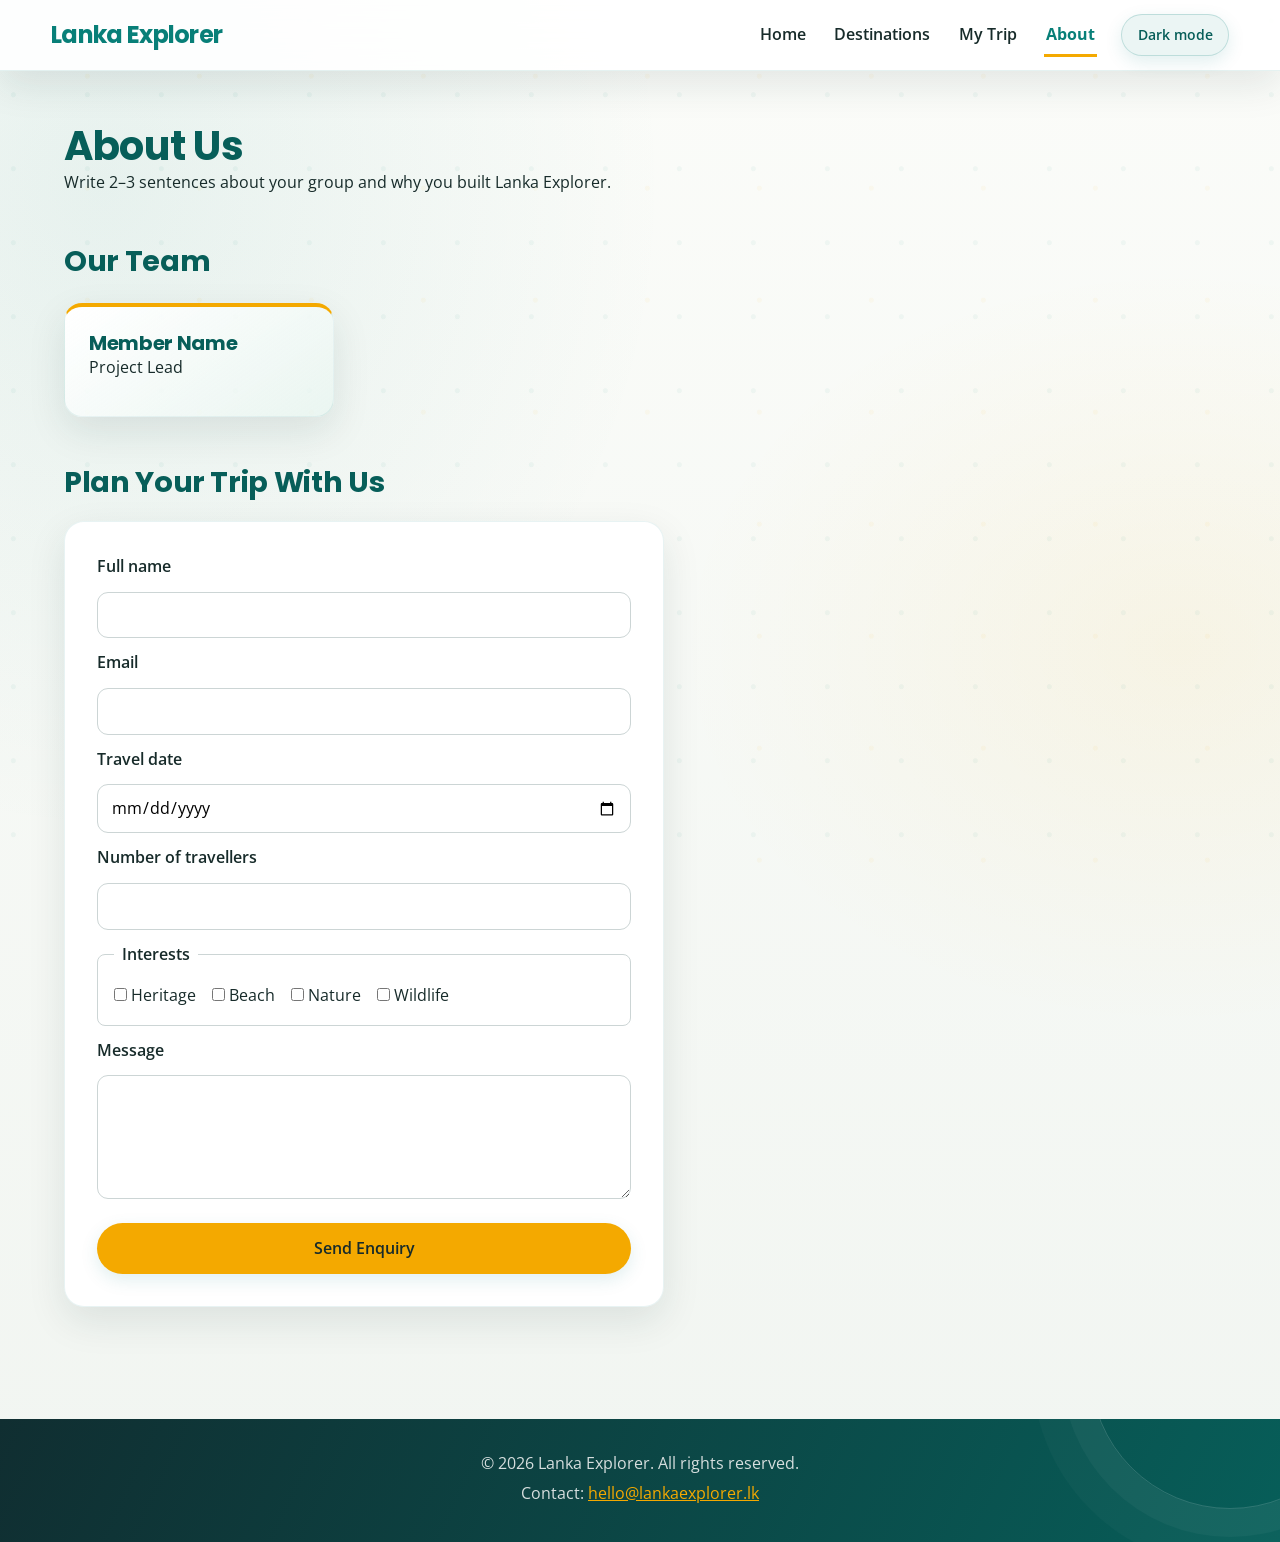
<file: about.html>
<!DOCTYPE html>
<html lang="en">
<head>
  <meta charset="UTF-8">
  <meta name="viewport" content="width=device-width, initial-scale=1.0">
  <meta name="description" content="Discover and plan trips around Sri Lanka with Lanka Explorer.">
  <title>About | Lanka Explorer</title>
  <link rel="preconnect" href="https://fonts.googleapis.com">
  <link rel="preconnect" href="https://fonts.gstatic.com" crossorigin>
  <link href="https://fonts.googleapis.com/css2?family=Open+Sans:wght@400;600&family=Poppins:wght@600;700&display=swap" rel="stylesheet">
  <link rel="stylesheet" href="css/style.css">
</head>
<body>
  <header>
    <a href="index.html" class="logo">Lanka Explorer</a>
    <button class="menu-toggle" type="button" aria-label="Open menu" aria-expanded="false">&#9776;</button>
    <nav><ul><li><a href="index.html">Home</a></li><li><a href="destinations.html">Destinations</a></li><li><a href="trip.html">My Trip</a></li><li><a href="about.html" class="active">About</a></li><li><button class="theme-toggle" type="button" aria-label="Toggle colour theme">Dark mode</button></li></ul></nav>
  </header>

<main>
  <section>
    <h1>About Us</h1>
    <p>Write 2–3 sentences about your group and why you built Lanka Explorer.</p>
  </section>

  <section id="team">
    <h2>Our Team</h2>
    <article>
      <h3>Member Name</h3>
      <p>Project Lead</p>
    </article>
    <!-- One article per member -->
  </section>

  <section id="enquiry">
    <h2>Plan Your Trip With Us</h2>
    <form id="enquiry-form" novalidate>
      <label for="name">Full name</label>
      <input type="text" id="name" name="name" required>

      <label for="email">Email</label>
      <input type="email" id="email" name="email" required>

      <label for="date">Travel date</label>
      <input type="date" id="date" name="date">

      <label for="people">Number of travellers</label>
      <input type="number" id="people" name="people" min="1" max="20">

      <fieldset>
        <legend>Interests</legend>
        <label><input type="checkbox" name="interest" value="Heritage"> Heritage</label>
        <label><input type="checkbox" name="interest" value="Beach"> Beach</label>
        <label><input type="checkbox" name="interest" value="Nature"> Nature</label>
        <label><input type="checkbox" name="interest" value="Wildlife"> Wildlife</label>
      </fieldset>

      <label for="message">Message</label>
      <textarea id="message" name="message" rows="4"></textarea>

      <div id="form-message" role="alert"></div>
      <button type="submit">Send Enquiry</button>
    </form>
  </section>
</main>

  <footer>
    <p>&copy; 2026 Lanka Explorer. All rights reserved.</p>
    <p>Contact: <a href="mailto:hello@lankaexplorer.lk">hello@lankaexplorer.lk</a></p>
  </footer>
  <script src="js/app.js"></script>
</body>
</html>
</file>
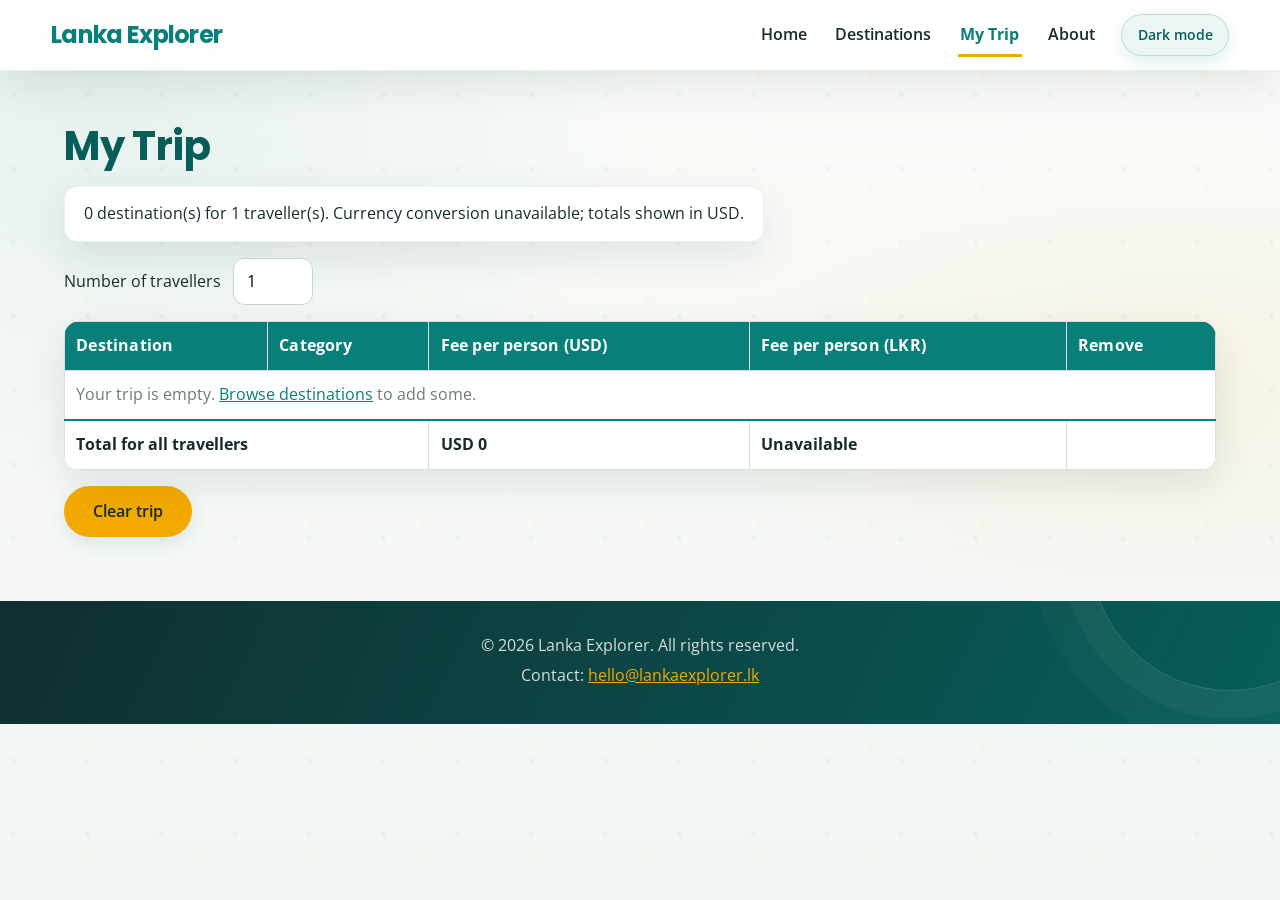
<file: trip.html>
<!DOCTYPE html>
<html lang="en">
<head>
  <meta charset="UTF-8">
  <meta name="viewport" content="width=device-width, initial-scale=1.0">
  <meta name="description" content="Discover and plan trips around Sri Lanka with Lanka Explorer.">
  <title>My Trip | Lanka Explorer</title>
  <link rel="preconnect" href="https://fonts.googleapis.com">
  <link rel="preconnect" href="https://fonts.gstatic.com" crossorigin>
  <link href="https://fonts.googleapis.com/css2?family=Open+Sans:wght@400;600&family=Poppins:wght@600;700&display=swap" rel="stylesheet">
  <link rel="stylesheet" href="css/style.css">
</head>
<body>
  <header>
    <a href="index.html" class="logo">Lanka Explorer</a>
    <button class="menu-toggle" type="button" aria-label="Open menu" aria-expanded="false">&#9776;</button>
    <nav><ul><li><a href="index.html">Home</a></li><li><a href="destinations.html">Destinations</a></li><li><a href="trip.html" class="active">My Trip</a></li><li><a href="about.html">About</a></li><li><button class="theme-toggle" type="button" aria-label="Toggle colour theme">Dark mode</button></li></ul></nav>
  </header>

<main>
  <h1>My Trip</h1>
  <div id="trip-summary"></div>
  <p><label for="travellers">Number of travellers</label>
  <input type="number" id="travellers" min="1" max="20" value="1"></p>
  <table id="trip-table">
    <thead><tr><th>Destination</th><th>Category</th><th>Fee per person (USD)</th><th>Fee per person (LKR)</th><th>Remove</th></tr></thead>
    <tbody></tbody>
    <tfoot><tr><td colspan="2">Total for all travellers</td><td id="total-usd">USD 0</td><td id="total-lkr">Rs. 0</td><td></td></tr></tfoot>
  </table>
  <button id="clear-trip" type="button" hidden>Clear trip</button>
</main>

  <footer>
    <p>&copy; 2026 Lanka Explorer. All rights reserved.</p>
    <p>Contact: <a href="mailto:hello@lankaexplorer.lk">hello@lankaexplorer.lk</a></p>
  </footer>
  <script src="js/app.js"></script>
</body>
</html>
</file>
<file: css/style.css>
/* ===== 1. THEME VARIABLES ===== */
:root {
  --primary: #0b6e6e;       /* ocean teal */
  --primary-dark: #084c4c;
  --accent: #f4a300;        /* saffron gold */
  --dark: #1d2b2b;
  --light: #f7f5ef;         /* sand */
  --white: #ffffff;
  --grey: #6b7575;
  --radius: 12px;
  --shadow: 0 4px 14px rgba(0, 0, 0, 0.08);
  --max-width: 1200px;
}

/* ===== 2. RESET ===== */
*,
*::before,
*::after {
  box-sizing: border-box;
  margin: 0;
  padding: 0;
}

/* ===== 3. BASE STYLES ===== */
html {
  scroll-behavior: smooth;
}

body {
  font-family: 'Open Sans', sans-serif;
  color: var(--dark);
  background: var(--light);
  line-height: 1.6;
}

h1, h2, h3 {
  font-family: 'Poppins', sans-serif;
  color: var(--primary-dark);
  line-height: 1.2;
}

h1 { font-size: 2.5rem; }
h2 { font-size: 1.8rem; margin-bottom: 1rem; }
h3 { font-size: 1.25rem; }

p { margin-bottom: 0.75rem; }

a { color: var(--primary); }

img {
  max-width: 100%;
  display: block;
}

main {
  max-width: var(--max-width);
  margin: 0 auto;
  padding: 2rem 1.5rem;
}

section {
  margin-bottom: 3rem;
}

/* ===== 4. HEADER & NAVIGATION ===== */
header{display:flex;justify-content:space-between;align-items:center;padding:1rem 2rem;background:var(--white);box-shadow:var(--shadow);position:sticky;top:0;z-index:100}
.logo{font-family:'Poppins',sans-serif;font-size:1.5rem;font-weight:700;color:var(--primary);text-decoration:none}
nav ul{list-style:none;display:flex;gap:1.5rem}
nav a{color:var(--dark);font-weight:600;text-decoration:none;padding:.4rem 0;border-bottom:3px solid transparent;transition:color .2s ease,border-color .2s ease}
nav a:hover,nav a.active{color:var(--primary);border-bottom-color:var(--accent)}
.menu-toggle{display:none}
/* ===== 5. HERO & BUTTONS ===== */
#hero{background:linear-gradient(rgba(0,0,0,.45),rgba(0,0,0,.45)),url('../image/(destination photos)') center/cover no-repeat;background-color:var(--primary-dark);color:var(--white);text-align:center;padding:6rem 1.5rem;border-radius:var(--radius)}
#hero h1{color:var(--white);margin-bottom:1rem}
#hero p{font-size:1.2rem;max-width:600px;margin:0 auto 2rem}
.btn,button{display:inline-block;background:var(--accent);color:var(--dark);padding:.8rem 1.8rem;border:0;border-radius:50px;font:inherit;font-weight:600;text-decoration:none;cursor:pointer;transition:background .3s ease,color .3s ease}
.btn:hover,button:hover{background:var(--primary);color:var(--white)}
/* ===== 6. WHY US ===== */
#why-us ul{list-style:none;display:grid;grid-template-columns:repeat(auto-fit,minmax(220px,1fr));gap:1rem}
#why-us li{background:var(--primary);color:var(--white);padding:1.25rem;border-radius:var(--radius);font-weight:600}
#why-us li::before{content:"\\2713 ";color:var(--accent)}
/* ===== 7. CARD GRIDS ===== */
#categories,#featured,#destination-list,#team{display:grid;grid-template-columns:repeat(auto-fit,minmax(250px,1fr));gap:1.5rem}
#categories h2,#featured h2,#team h2{grid-column:1/-1;margin-bottom:0}
#categories article,#team article,.card{background:var(--white);border-radius:var(--radius);box-shadow:var(--shadow);overflow:hidden;transition:transform .3s ease,box-shadow .3s ease}
#categories article,#team article{padding:1.5rem;border-top:4px solid var(--accent)}
.card{display:flex;flex-direction:column}
.card img{width:100%;height:200px;object-fit:cover;transition:transform .4s ease}
.card>*:not(img){padding-inline:1.25rem}
.card h3{padding-top:1rem;margin-bottom:.25rem}
.meta{color:var(--grey);font-size:.9rem}.fee{color:var(--primary);font-weight:600}
.card a{margin-top:auto;padding-bottom:1.25rem;font-weight:600;text-decoration:none}
.card:hover,#categories article:hover,#team article:hover{transform:translateY(-6px);box-shadow:0 10px 24px rgba(0,0,0,.15)}
.card:hover img{transform:scale(1.05)}
/* ===== 9. FORM FIELDS & SEARCH CONTROLS ===== */
input,select,textarea{font:inherit;padding:.6rem .8rem;border:1px solid #ccd5d5;border-radius:8px;background:var(--white)}
input:focus,select:focus,textarea:focus{outline:2px solid var(--primary);border-color:var(--primary)}
#page-title{text-align:center}
#controls{display:flex;flex-wrap:wrap;align-items:center;gap:1rem;background:var(--white);padding:1.25rem;border-radius:var(--radius);box-shadow:var(--shadow)}
#controls label{font-weight:600}
/* ===== 10. DETAILS PAGE ===== */
#destination{background:var(--white);border-radius:var(--radius);box-shadow:var(--shadow);overflow:hidden;margin-bottom:2rem}
#destination img{width:100%;height:400px;object-fit:cover}
#destination>*:not(img){padding-inline:2rem}
#destination h1{padding-top:1.5rem}
#destination ul{list-style:none;padding-bottom:1.5rem}
#destination li{padding:.5rem 0;border-bottom:1px solid #eee}
#weather,#map{background:var(--white);border:2px dashed var(--primary);border-radius:var(--radius);padding:2rem;text-align:center;color:var(--grey)}
#map{height:350px}
/* ===== 11. TRIP TABLE ===== */
#trip-table{width:100%;border-collapse:collapse;background:var(--white);border-radius:var(--radius);box-shadow:var(--shadow);overflow:hidden;margin:1.5rem 0}
#trip-table th,#trip-table td{padding:.9rem 1rem;text-align:left}
#trip-table thead{background:var(--primary);color:var(--white)}
#trip-table tbody tr:nth-child(even){background:var(--light)}
#trip-table tfoot{font-weight:700;border-top:2px solid var(--primary)}
/* ===== 12. ENQUIRY FORM ===== */
#enquiry-form{display:grid;gap:.75rem;max-width:600px;background:var(--white);padding:2rem;border-radius:var(--radius);box-shadow:var(--shadow)}
#enquiry-form label{font-weight:600}
#enquiry-form fieldset{display:flex;flex-wrap:wrap;gap:1rem;border:1px solid #ccd5d5;border-radius:8px;padding:1rem}
#enquiry-form fieldset label{font-weight:400}
legend{font-weight:600;padding:0 .5rem}
/* ===== 13. FOOTER ===== */
footer{background:var(--dark);color:#d6dede;text-align:center;padding:2rem 1rem}
footer p{margin-bottom:.25rem}footer a{color:var(--accent)}

/* ===== 13c. BADGES & MESSAGES ===== */
.badge{display:inline-block;padding:.15rem .6rem;border-radius:50px;font-size:.75rem;font-weight:600;color:var(--white);margin-right:.4rem}
.badge-heritage{background:#8b4513}.badge-beach{background:#1e88e5}.badge-nature{background:#2e7d32}.badge-wildlife{background:#e65100}.badge-other{background:var(--grey)}
.no-results,.error{grid-column:1/-1;text-align:center;padding:2rem;color:var(--grey)}
.error{color:#c62828}
.form-error,.form-success{padding:1rem;border-radius:8px}
.form-error{background:#fdecea;color:#c62828}.form-error ul{padding-left:1.25rem}
.form-success{background:#e8f5e9;color:#2e7d32}


/* ===== 13d. WEATHER (Week 04) ===== */
#weather {
  color: var(--dark);
  border-style: solid;
  background: var(--white);
  border-radius: var(--radius);
  padding: 2rem;
  box-shadow: var(--shadow);
}
.weather-now .temp {
  font-family: 'Poppins', sans-serif;
  font-size: 3rem;
  font-weight: 700;
  color: var(--primary);
  margin-bottom: 0;
}
.forecast {
  display: grid;
  grid-template-columns: repeat(auto-fit, minmax(140px, 1fr));
  gap: 1rem;
  margin-top: 1.5rem;
}
.forecast-day {
  background: var(--light);
  border-radius: 8px;
  padding: 1rem;
}
.forecast-day p { margin-bottom: .25rem; }

/* ===== 13e. MAPS (Week 04) ===== */
#map, #all-map {
  padding: 0;
  border: none;
  border-radius: var(--radius);
  box-shadow: var(--shadow);
  position: relative;
  z-index: 0;
}
#map { height: 350px; }
#all-map { height: 450px; }

/* ===== 13f. LOADING SPINNER (Week 04) ===== */
.loading {
  grid-column: 1 / -1;
  display: flex;
  align-items: center;
  justify-content: center;
  gap: .75rem;
  padding: 1.5rem;
  color: var(--grey);
}
.spinner {
  width: 24px;
  height: 24px;
  border: 3px solid #d6e4e4;
  border-top-color: var(--primary);
  border-radius: 50%;
  animation: spin .8s linear infinite;
}
@keyframes spin { to { transform: rotate(360deg); } }

/* ===== 14. RESPONSIVE: TABLETS & PHONES ===== */
@media(max-width:768px){
 header{flex-wrap:wrap;padding:1rem}
 .menu-toggle{display:block;background:none;color:var(--primary);font-size:1.8rem;padding:.25rem .5rem}
 .menu-toggle:hover{background:none;color:var(--primary-dark)}
 nav{display:none;width:100%}nav.open{display:block}
 nav ul{flex-direction:column;gap:0;padding-top:1rem}
 nav a{display:block;padding:.75rem 0;border-bottom:1px solid #eee}
 h1{font-size:2rem}h2{font-size:1.5rem}
 #hero{padding:4rem 1rem}
 #destination img{height:250px}#destination>*:not(img){padding-inline:1.25rem}
 #controls{flex-direction:column;align-items:stretch}
 #trip-table{display:block;overflow-x:auto}
}
/* ===== 15. RESPONSIVE: SMALL PHONES ===== */
@media(max-width:480px){
 h1{font-size:1.6rem}main{padding:1.5rem 1rem}
 #trip-table th,#trip-table td{padding:.6rem .5rem;font-size:.9rem}
}
/* ===== 16. ACCESSIBLE MOTION ===== */
@media(prefers-reduced-motion:reduce){*,*::before,*::after{scroll-behavior:auto!important;transition:none!important}}

/* ===== 13g. MY TRIP ===== */
#add-to-trip { margin-top: 1rem; }
#add-to-trip.added { background: var(--primary); color: var(--white); }
.remove-btn { padding: .3rem .9rem; font-size: .85rem; background: #fdecea; color: #c62828; }
.remove-btn:hover { background: #c62828; color: #fff; }
#travellers { width: 5rem; margin-left: .5rem; }
#trip-summary { margin: 1rem 0; }
#trip-table { width: 100%; border-collapse: collapse; margin: 1rem 0; }
#trip-table th, #trip-table td { padding: .7rem; border: 1px solid #ddd; text-align: left; }
.theme-toggle { padding: .3rem 1rem; font-size: .9rem; }
body { transition: background .3s ease, color .3s ease; }
/* ===== 13h. DARK MODE ===== */
body.dark {
  --primary: #4fd1c5; --primary-dark: #81e6d9; --accent: #f6b93b;
  --dark: #e6eeee; --light: #121a1a; --white: #1c2626; --grey: #9fb0b0;
  --shadow: 0 4px 14px rgba(0,0,0,.5);
}
body.dark #hero, body.dark #hero h1, body.dark .badge { color: #fff; }
body.dark footer { background: #0b1111; }
body.dark .btn, body.dark button { color: #1d2b2b; }
body.dark .menu-toggle { color: var(--primary); }
body.dark #trip-table th, body.dark #trip-table td { border-color: #405050; }

/* ===== 14. VISUAL POLISH: SCROLL REVEAL & MICRO-INTERACTIONS ===== */
html { scroll-behavior: smooth; }
#hero {
  position: relative;
  isolation: isolate;
  overflow: hidden;
  background:
    linear-gradient(90deg, rgba(8, 32, 55, .82), rgba(8, 32, 55, .18)),
    url('https://images.unsplash.com/photo-1588598198321-9735fd5d5b5b?auto=format&fit=crop&w=2000&q=90') center 45%/cover;
  color: #fff;
  min-height: 430px;
  display: flex;
  flex-direction: column;
  justify-content: center;
  align-items: flex-start;
  padding: clamp(2rem, 7vw, 6rem);
  animation: hero-arrive .9s ease both;
}
#hero h1 { max-width: 760px; font-size: clamp(2.2rem, 5vw, 4.4rem); line-height: 1.08; text-shadow: 0 3px 18px rgba(0,0,0,.35); }
#hero p { max-width: 620px; font-size: clamp(1rem, 2vw, 1.25rem); }
#hero .btn { margin-top: 1rem; box-shadow: 0 8px 24px rgba(0,0,0,.2); }
.reveal { opacity: 0; transform: translateY(22px); transition: opacity .65s ease, transform .65s cubic-bezier(.2,.7,.2,1); transition-delay: var(--reveal-delay, 0ms); }
.reveal.is-visible { opacity: 1; transform: translateY(0); }
.card { will-change: transform; }
.card:focus-within { outline: 3px solid var(--accent); outline-offset: 3px; }
.btn, button, nav a, .card img { transition: transform .22s ease, background-color .25s ease, color .25s ease, box-shadow .25s ease; }
.btn:hover, button:hover { transform: translateY(-2px); }
.card:hover { transform: translateY(-8px) scale(1.01); }
.card img { filter: saturate(.94); }
.card:hover img { filter: saturate(1.12); }
#categories article { transition: transform .25s ease, box-shadow .25s ease; }
#categories article:hover { transform: translateY(-5px); }
.loading .spinner { animation: spin .8s linear infinite; }
@keyframes hero-arrive { from { opacity: 0; background-position: center 55%; } to { opacity: 1; background-position: center 45%; } }
@keyframes spin { to { transform: rotate(360deg); } }
@media (prefers-reduced-motion: reduce) {
  html { scroll-behavior: auto; }
  *, *::before, *::after { animation-duration: .01ms !important; animation-iteration-count: 1 !important; transition-duration: .01ms !important; scroll-behavior: auto !important; }
  .reveal { opacity: 1; transform: none; }
}
@media (max-width: 600px) {
  #hero { min-height: 360px; padding: 2rem 1.25rem; background-position: 58% center; }
}


/* ===== 17. PREMIUM VISUAL EXPERIENCE ===== */
:root {
  --primary: #087f78;
  --primary-dark: #075e59;
  --accent: #f4a900;
  --dark: #172b2a;
  --light: #f5f7f4;
  --white: #ffffff;
  --grey: #6b7b79;
  --radius: 18px;
  --shadow: 0 14px 38px rgba(17, 48, 45, .10);
}
body {
  position: relative;
  min-height: 100vh;
  background:
    radial-gradient(ellipse at 8% 12%, rgba(8,127,120,.08), transparent 34%),
    radial-gradient(ellipse at 92% 42%, rgba(244,169,0,.07), transparent 30%),
    linear-gradient(180deg, #fbfcf9 0%, #f1f5f1 100%);
  overflow-x: hidden;
}
body::before {
  content: "";
  position: fixed;
  inset: 0;
  z-index: -1;
  pointer-events: none;
  opacity: .38;
  background:
    radial-gradient(circle at 18% 28%, rgba(9,130,120,.12) 0 2px, transparent 3px),
    radial-gradient(circle at 78% 68%, rgba(244,169,0,.12) 0 2px, transparent 3px);
  background-size: 74px 74px, 112px 112px;
  animation: ambient-drift 28s linear infinite;
}
@keyframes ambient-drift {
  from { background-position: 0 0, 0 0; }
  to { background-position: 148px 148px, -224px 224px; }
}
header {
  padding: .85rem clamp(1rem, 4vw, 3.5rem);
  background: rgba(255,255,255,.88);
  border-bottom: 1px solid rgba(8,127,120,.10);
  backdrop-filter: blur(18px);
  -webkit-backdrop-filter: blur(18px);
}
.logo { letter-spacing: -.7px; }
nav ul { align-items: center; }
nav a { padding: .55rem .15rem; }
nav a.active { font-weight: 700; }
.theme-toggle {
  border: 1px solid rgba(8,127,120,.2);
  background: rgba(8,127,120,.08);
  color: var(--primary-dark);
  padding: .55rem .95rem;
  border-radius: 999px;
}
main { padding-top: clamp(1.5rem, 4vw, 3.25rem); padding-bottom: 4rem; }
main > section, #destination, #trip-table, #enquiry-form {
  animation: panel-enter .7s both;
}
@keyframes panel-enter {
  from { opacity: 0; transform: translateY(16px); }
  to { opacity: 1; transform: translateY(0); }
}
#hero {
  min-height: clamp(420px, 58vw, 570px);
  border-radius: 26px;
  background:
    linear-gradient(90deg, rgba(5,31,45,.78) 0%, rgba(5,31,45,.43) 48%, rgba(5,31,45,.08) 100%),
    url('../image/lanka-coast-hero.webp') center 52%/cover no-repeat;
  box-shadow: 0 24px 60px rgba(10,39,48,.20);
  position: relative;
  isolation: isolate;
  animation: hero-arrive 1.1s ease both, hero-pan 24s ease-in-out 1.1s infinite alternate;
}
#hero::after {
  content: "";
  position: absolute;
  inset: 0;
  border-radius: inherit;
  z-index: -1;
  background: linear-gradient(115deg, transparent 35%, rgba(255,255,255,.12) 50%, transparent 65%);
  transform: translateX(-120%);
  animation: hero-shimmer 10s ease-in-out 2s infinite;
}
#hero h1 { max-width: 780px; letter-spacing: -1.7px; }
#hero p { margin-left: 0; }
#hero .btn { padding: .95rem 1.8rem; }
@keyframes hero-pan { from { background-position: center 52%; } to { background-position: 58% 46%; } }
@keyframes hero-shimmer { 0%, 60% { transform: translateX(-120%); } 82%, 100% { transform: translateX(120%); } }
h1, h2, h3 { letter-spacing: -.35px; }
main h1, main h2 { position: relative; }
main h2 { margin-bottom: 1.35rem; }
#categories article, #team article, .card, #controls, #weather, #destination,
#trip-summary, #enquiry-form, #map-section, #why-us li {
  border: 1px solid rgba(8,127,120,.09);
  box-shadow: var(--shadow);
}
#categories article, #team article {
  border-top: 4px solid var(--accent);
  background: linear-gradient(145deg, var(--white), rgba(232,245,240,.72));
}
.card { border-radius: 20px; }
.card img { height: 225px; }
.card h3 { color: var(--primary-dark); }
.card a { color: var(--primary); }
#controls { border-radius: 18px; }
#result-count { color: var(--grey); font-weight: 600; margin: 1rem 0; }
#page-title {
  padding: 2.5rem 1.5rem;
  margin-bottom: 2rem;
  border-radius: 22px;
  color: #fff;
  background: linear-gradient(110deg, rgba(5,55,60,.94), rgba(8,127,120,.76)),
    url('../image/lanka-coast-hero.webp') center 44%/cover;
  box-shadow: var(--shadow);
}
#page-title h1, #page-title p { color: #fff; }
#destination { border-radius: 22px; }
#destination img { max-height: 510px; }
#weather { border-radius: 20px; }
.forecast-day { border: 1px solid rgba(8,127,120,.10); border-radius: 14px; }
#map, #all-map { border-radius: 20px; overflow: hidden; }
#trip-summary {
  display: inline-block;
  padding: .9rem 1.2rem;
  border-radius: 14px;
  background: var(--white);
}
#trip-table { border-radius: 16px; }
#trip-table th { letter-spacing: .2px; }
#enquiry-form { border-radius: 20px; }
input, select, textarea { border-radius: 11px; }
button, .btn { box-shadow: 0 6px 18px rgba(8,127,120,.12); }
button:focus-visible, a:focus-visible, input:focus-visible, select:focus-visible, textarea:focus-visible {
  outline: 3px solid var(--accent);
  outline-offset: 3px;
}
footer {
  position: relative;
  overflow: hidden;
  background: linear-gradient(115deg, #102e31, #075e59);
}
footer::before {
  content: "";
  position: absolute;
  width: 280px; height: 280px;
  right: -90px; top: -190px;
  border: 1px solid rgba(255,255,255,.16);
  border-radius: 50%;
  box-shadow: 0 0 0 28px rgba(255,255,255,.035), 0 0 0 58px rgba(255,255,255,.025);
}
.reveal { will-change: opacity, transform; }
.card:hover { box-shadow: 0 22px 45px rgba(10,54,50,.18); }
.card:hover img { transform: scale(1.07); }
body.dark {
  --primary: #62d6c7;
  --primary-dark: #9ce8dc;
  --accent: #ffc45c;
  --dark: #e8f1ef;
  --light: #111d1d;
  --white: #1b2b2b;
  --grey: #a9bcba;
  --shadow: 0 16px 42px rgba(0,0,0,.28);
  background: radial-gradient(ellipse at 10% 10%, rgba(98,214,199,.08), transparent 34%),
              linear-gradient(180deg, #111d1d, #142525);
}
body.dark::before { opacity: .18; }
body.dark header { background: rgba(19,39,39,.90); border-color: rgba(98,214,199,.12); }
body.dark #categories article, body.dark #team article { background: linear-gradient(145deg, #1b2b2b, #203636); }
body.dark #page-title { background: linear-gradient(110deg, rgba(3,24,28,.94), rgba(4,83,78,.80)), url('../image/lanka-coast-hero.webp') center/cover; }
body.dark #trip-table tbody tr:nth-child(even) { background: #213333; }
body.dark #trip-table td, body.dark #trip-table th { border-color: #3b5552; }
body.dark input, body.dark select, body.dark textarea { color: var(--dark); border-color: #49625f; }
body.dark .theme-toggle { color: var(--dark); background: rgba(98,214,199,.12); }
body.dark .card h3 { color: var(--primary-dark); }
body.dark footer { background: linear-gradient(115deg, #081616, #0b3331); }
@media (max-width: 768px) {
  header { backdrop-filter: blur(14px); }
  nav ul { align-items: stretch; }
  nav li:last-child { padding: .6rem 0; }
  #hero { min-height: 390px; background-position: 60% center; }
  #hero h1 { font-size: clamp(2.1rem, 9vw, 3.4rem); }
}
@media (prefers-reduced-motion: reduce) {
  body::before, #hero, #hero::after, main > section, #destination, #trip-table, #enquiry-form {
    animation: none !important;
  }
}

@keyframes card-enter {
  from { opacity: 0; transform: translateY(18px) scale(.985); }
  to { opacity: 1; transform: translateY(0) scale(1); }
}
.card-enter { animation: card-enter .55s cubic-bezier(.2,.7,.2,1) both; }
body.dark #trip-summary { background: var(--white); color: var(--dark); }
@media (prefers-reduced-motion: reduce) { .card-enter { animation: none !important; } }
</file>
